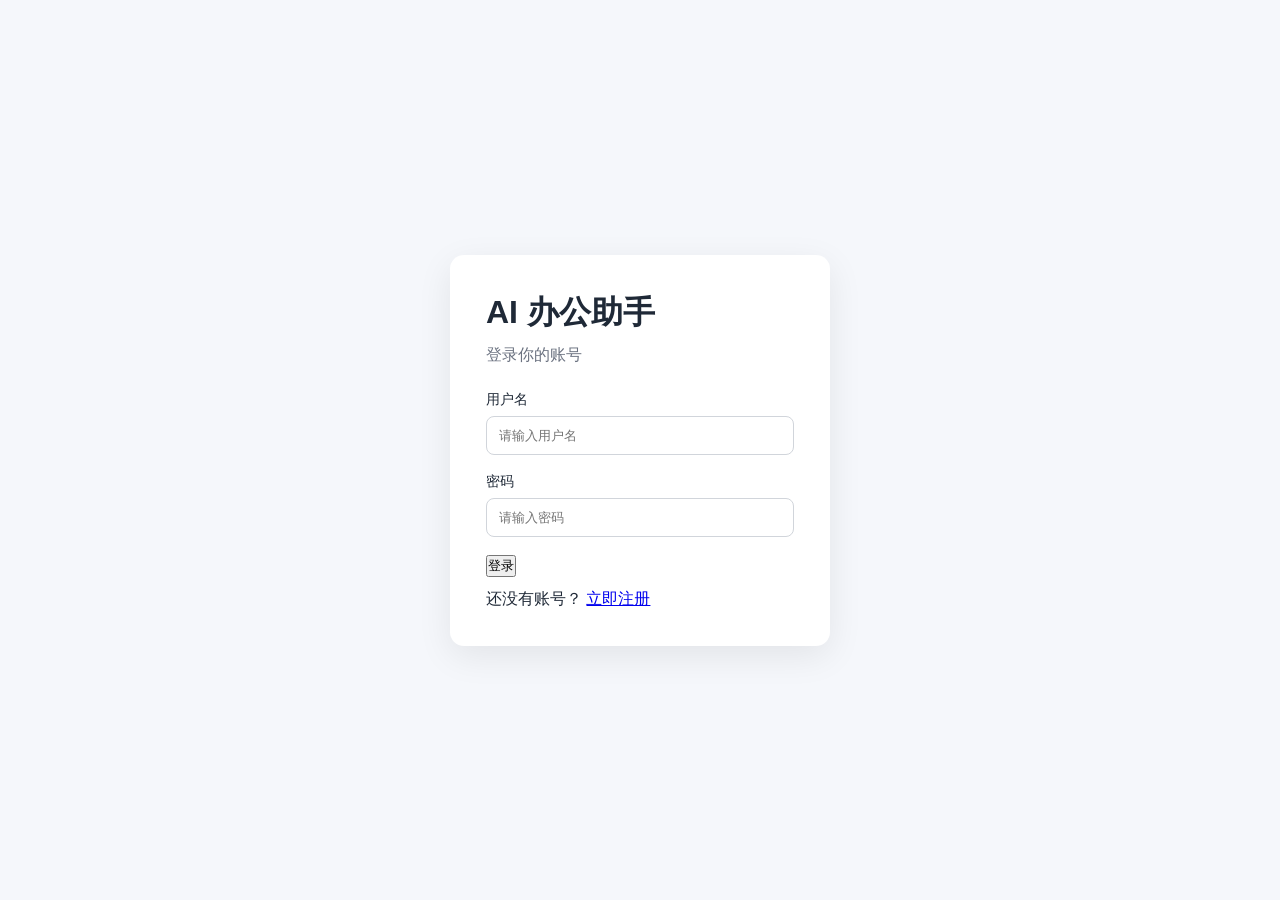
<file: frontend/index.html>
<!DOCTYPE html>
<html lang="zh-CN">
<head>
    <meta charset="UTF-8">
    <meta name="viewport" content="width=device-width, initial-scale=1.0">
    <title>AI Office Agent</title>
    <link rel="stylesheet" href="style.css">
</head>

<body>

<div class="app-layout">

    <!-- 左侧菜单 -->
    <aside class="sidebar">

        <div class="logo">
            <h2>AI Office</h2>
            <p>智能办公助手</p>
        </div>

        <nav class="menu">

            <button
                class="menu-item active"
                data-page="chat"
                onclick="switchPage('chat', this)">
                🤖 AI 办公助手
            </button>

            <button
                class="menu-item"
                data-page="customers"
                onclick="switchPage('customers', this)">
                👥 客户管理
            </button>

            <button
                class="menu-item"
                data-page="todos"
                onclick="switchPage('todos', this)">
                ✅ 待办事项
            </button>

            <button
                class="menu-item"
                data-page="knowledge"
                onclick="switchPage('knowledge', this)">
                📚 知识库
            </button>

            <button
                class="menu-item"
                data-page="logs"
                onclick="switchPage('logs', this)">
                📋 任务记录
            </button>

        </nav>

        <div class="sidebar-bottom">
            <button class="logout-button" onclick="logout()">
                退出登录
            </button>
        </div>

    </aside>


    <!-- 右侧主体 -->
    <main class="main-content">

        <!-- AI聊天 -->
        <section id="chatPage" class="page active-page">

            <div class="page-header">
                <div>
                    <h1>AI 办公助手</h1>
                    <p>通过自然语言完成客户查询、待办管理和知识库问答</p>
                </div>
            </div>

            <div class="chat-container" id="chatContainer">

                <div class="welcome" id="welcome">

                    <h2>你好，我是 AI 办公助手 👋</h2>

                    <p>你可以直接告诉我需要完成什么办公任务。</p>

                    <div class="example-grid">

                        <button onclick="useExample('查询待跟进客户')">
                            查询待跟进客户
                        </button>

                        <button onclick="useExample('创建待办，明天联系张三')">
                            创建待办
                        </button>

                        <button onclick="useExample('查询我的未完成待办')">
                            查询待办
                        </button>

                        <button onclick="useExample('客户连续3次没有回复应该怎么办？')">
                            查询公司规定
                        </button>

                    </div>

                </div>

                <div id="messages" class="messages"></div>

            </div>

            <div class="chat-input-area">

                <textarea
                    id="messageInput"
                    placeholder="输入你的任务，例如：查询待跟进客户"
                    rows="2"></textarea>

                <button id="sendButton" onclick="sendMessage()">
                    发送
                </button>

            </div>

        </section>


        <!-- 客户管理 -->
        <section id="customersPage" class="page">

            <div class="page-header">
                <div>
                    <h1>客户管理</h1>
                    <p>查看当前系统中的客户信息和跟进状态</p>
                </div>

                <button class="refresh-button" onclick="loadCustomers()">
                    刷新
                </button>
            </div>

            <div class="card">

                <div id="customersLoading" class="loading">
                    正在加载客户数据...
                </div>

                <div class="table-wrapper">

                    <table id="customersTable" class="data-table">

                        <thead>
                        <tr>
                            <th>ID</th>
                            <th>客户姓名</th>
                            <th>公司</th>
                            <th>联系电话</th>
                            <th>跟进状态</th>
                            <th>创建时间</th>
                        </tr>
                        </thead>

                        <tbody id="customersBody"></tbody>

                    </table>

                </div>

            </div>

        </section>


        <!-- 待办事项 -->
        <section id="todosPage" class="page">

            <div class="page-header">

                <div>
                    <h1>待办事项</h1>
                    <p>查看当前登录账号的个人待办</p>
                </div>

                <button class="refresh-button" onclick="loadTodos()">
                    刷新
                </button>

            </div>

            <div id="todosLoading" class="loading">
                正在加载待办...
            </div>

            <div id="todoList" class="todo-list"></div>

        </section>


        <!-- 知识库 -->
        <section id="knowledgePage" class="page">

            <div class="page-header">

                <div>
                    <h1>企业知识库</h1>
                    <p>基于 RAG 检索公司业务规范</p>
                </div>

            </div>

            <div class="knowledge-layout">

                <div class="card">

                    <h3>📚 当前知识库</h3>

                    <p>
                        当前已接入公司客户跟进管理规范，
                        系统使用 Embedding + Chroma
                        进行向量检索。
                    </p>

                    <div class="knowledge-tags">
                        <span>客户跟进</span>
                        <span>客户状态</span>
                        <span>业务规范</span>
                        <span>信息安全</span>
                    </div>

                </div>


                <div class="card">

                    <h3>🤖 RAG 知识问答</h3>

                    <p class="small-text">
                        输入公司规定相关问题，AI 会从知识库检索相关内容后回答。
                    </p>

                    <textarea
                        id="knowledgeInput"
                        class="knowledge-input"
                        placeholder="例如：新客户多久需要第一次跟进？"></textarea>

                    <button
                        id="knowledgeButton"
                        class="primary-button"
                        onclick="askKnowledge()">
                        查询知识库
                    </button>

                    <div
                        id="knowledgeAnswer"
                        class="knowledge-answer">
                        查询结果会显示在这里。
                    </div>

                </div>

            </div>

        </section>


        <!-- 任务记录 -->
        <section id="logsPage" class="page">

            <div class="page-header">

                <div>
                    <h1>任务记录</h1>
                    <p>查看 AI Agent 的历史执行记录</p>
                </div>

                <button class="refresh-button" onclick="loadTaskLogs()">
                    刷新
                </button>

            </div>

            <div id="logsLoading" class="loading">
                正在加载任务记录...
            </div>

            <div id="taskLogList" class="task-log-list"></div>

        </section>

    </main>

</div>

<script src="app.js"></script>

</body>
</html>
</file>
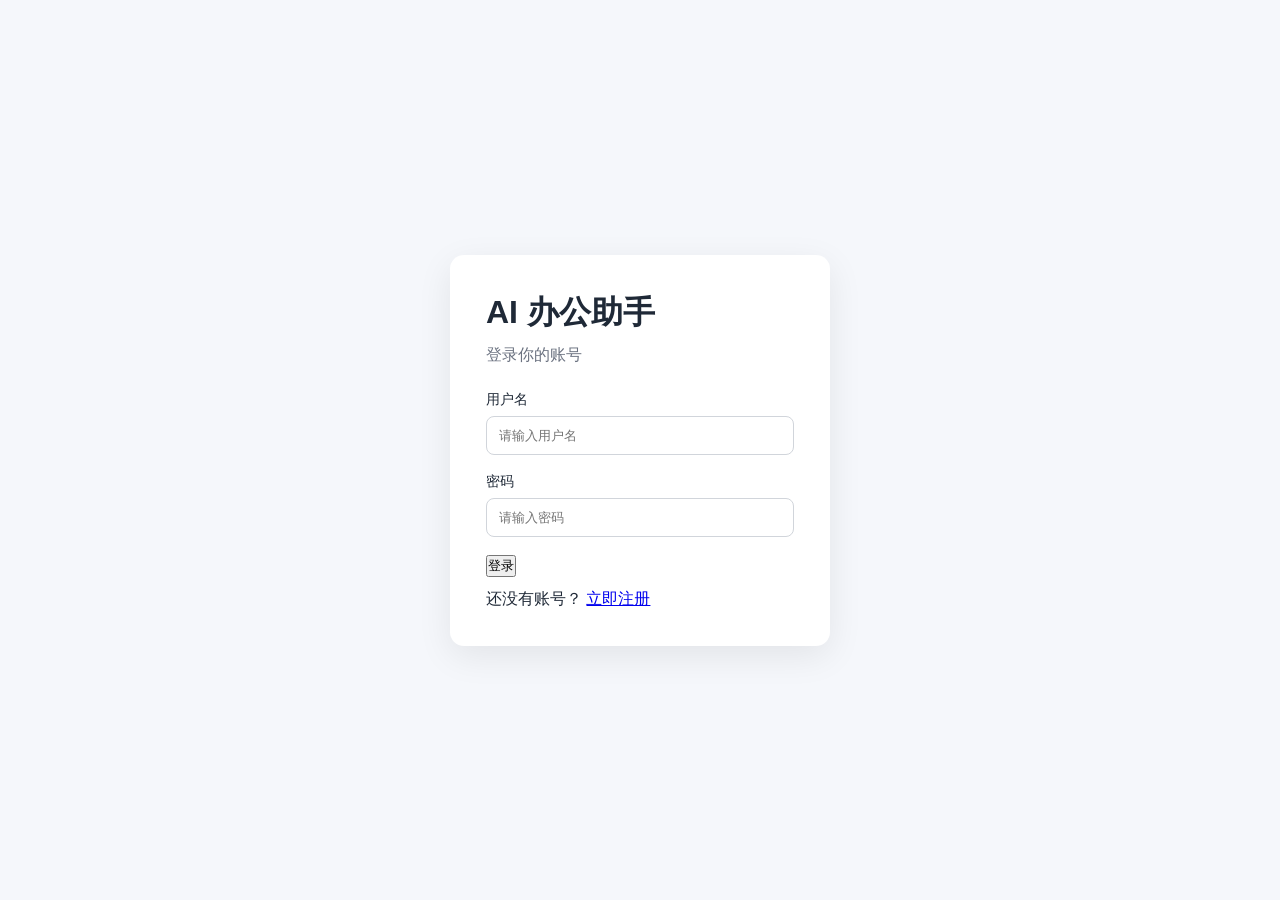
<file: frontend/login.html>
<!DOCTYPE html>
<html lang="zh-CN">

<head>
    <meta charset="UTF-8">
    <title>登录 - AI 办公助手</title>
    <link rel="stylesheet" href="style.css">
</head>

<body>

<div class="auth-page">

    <div class="auth-card">

        <h1>AI 办公助手</h1>

        <p class="subtitle">
            登录你的账号
        </p>

        <form id="loginForm">

            <div class="form-group">
                <label>用户名</label>
                <input
                    id="username"
                    type="text"
                    placeholder="请输入用户名"
                    required
                >
            </div>

            <div class="form-group">
                <label>密码</label>
                <input
                    id="password"
                    type="password"
                    placeholder="请输入密码"
                    required
                >
            </div>

            <button
                class="primary-btn"
                type="submit"
            >
                登录
            </button>

        </form>

        <div
            id="errorMessage"
            class="error-message"
        ></div>

        <div class="switch-page">
            还没有账号？
            <a href="register.html">立即注册</a>
        </div>

    </div>

</div>

<script src="app.js"></script>

</body>
</html>
</file>
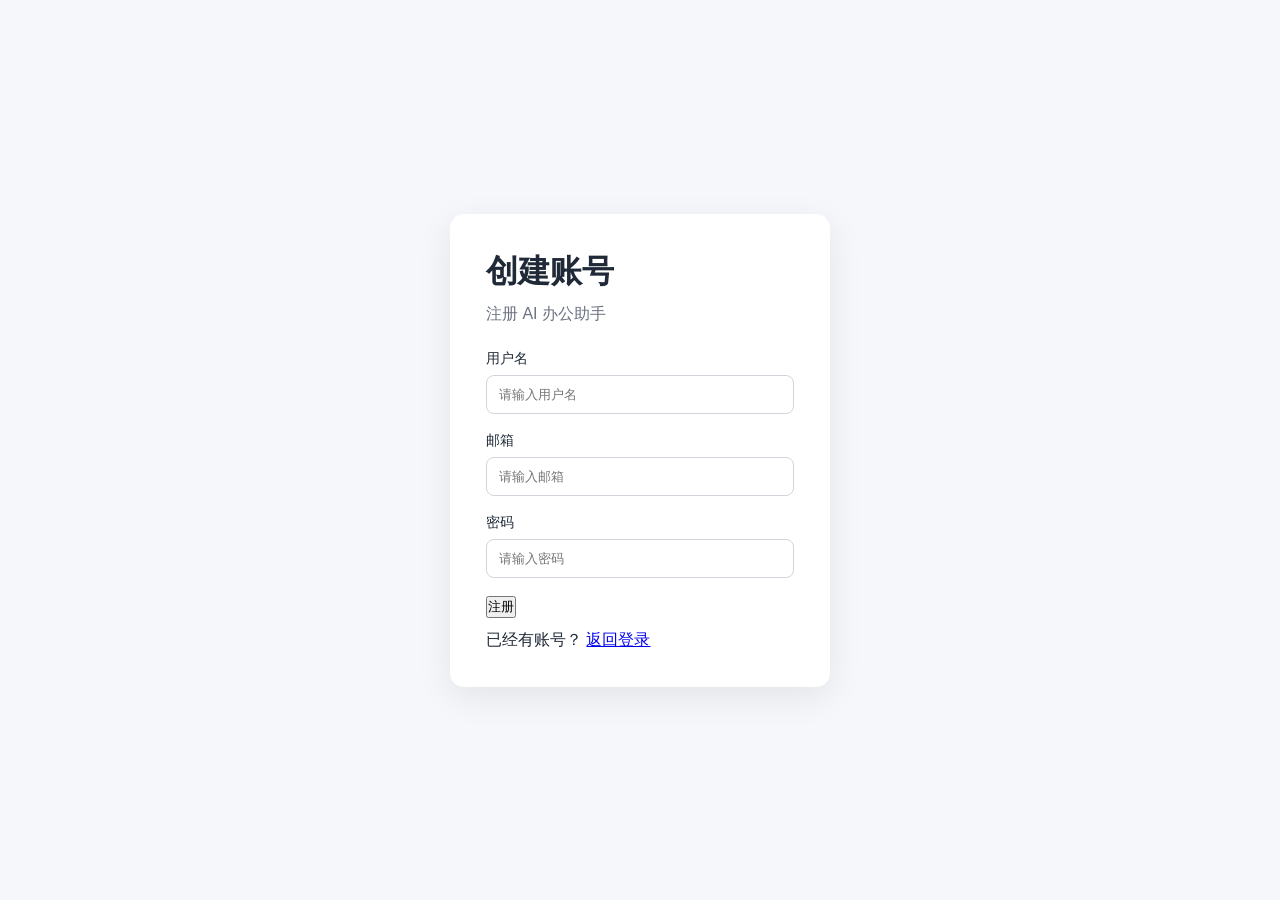
<file: frontend/register.html>
<!DOCTYPE html>
<html lang="zh-CN">

<head>
    <meta charset="UTF-8">
    <title>注册 - AI 办公助手</title>
    <link rel="stylesheet" href="style.css">
</head>

<body>

<div class="auth-page">

    <div class="auth-card">

        <h1>创建账号</h1>

        <p class="subtitle">
            注册 AI 办公助手
        </p>

        <form id="registerForm">

            <div class="form-group">
                <label>用户名</label>
                <input
                    id="username"
                    type="text"
                    placeholder="请输入用户名"
                    required
                >
            </div>

            <div class="form-group">
                <label>邮箱</label>
                <input
                    id="email"
                    type="email"
                    placeholder="请输入邮箱"
                    required
                >
            </div>

            <div class="form-group">
                <label>密码</label>
                <input
                    id="password"
                    type="password"
                    placeholder="请输入密码"
                    required
                >
            </div>

            <button
                class="primary-btn"
                type="submit"
            >
                注册
            </button>

        </form>

        <div
            id="errorMessage"
            class="error-message"
        ></div>

        <div class="switch-page">
            已经有账号？
            <a href="login.html">返回登录</a>
        </div>

    </div>

</div>

<script src="app.js"></script>

</body>
</html>
</file>
<file: frontend/style.css>
* {
    box-sizing: border-box;
    margin: 0;
    padding: 0;
}

body {
    font-family:
        "Microsoft YaHei",
        Arial,
        sans-serif;

    background: #f5f7fb;
    color: #1f2937;
}


/* =========================
   登录 / 注册
========================= */

.auth-page {
    min-height: 100vh;
    display: flex;
    align-items: center;
    justify-content: center;
    background: #f5f7fb;
}

.auth-card {
    width: 380px;
    background: white;
    padding: 36px;
    border-radius: 14px;
    box-shadow: 0 10px 35px rgba(0, 0, 0, 0.08);
}

.auth-card h1 {
    margin-bottom: 10px;
}

.auth-card p {
    color: #6b7280;
    margin-bottom: 25px;
}

.form-group {
    margin-bottom: 18px;
}

.form-group label {
    display: block;
    margin-bottom: 7px;
    font-size: 14px;
}

.form-group input {
    width: 100%;
    padding: 11px 12px;
    border: 1px solid #d1d5db;
    border-radius: 8px;
    outline: none;
}

.form-group input:focus {
    border-color: #4f7cff;
}

.auth-button {
    width: 100%;
    padding: 11px;
    border: none;
    border-radius: 8px;
    background: #4f7cff;
    color: white;
    cursor: pointer;
    font-size: 15px;
}

.auth-footer {
    margin-top: 18px;
    text-align: center;
    font-size: 14px;
}

.error-message {
    margin-top: 12px;
    color: #dc2626;
    font-size: 14px;
}


/* =========================
   主布局
========================= */

.app-layout {
    display: flex;
    height: 100vh;
    overflow: hidden;
}


/* =========================
   左侧菜单
========================= */

.sidebar {
    width: 240px;
    min-width: 240px;
    background: #1f2937;
    color: white;

    display: flex;
    flex-direction: column;
}

.logo {
    padding: 28px 24px;
    border-bottom: 1px solid #374151;
}

.logo h2 {
    font-size: 22px;
    margin-bottom: 5px;
}

.logo p {
    color: #9ca3af;
    font-size: 13px;
}

.menu {
    flex: 1;
    padding: 20px 12px;
}

.menu-item {
    display: block;
    width: 100%;

    border: none;
    background: transparent;

    color: #d1d5db;

    text-align: left;

    padding: 13px 16px;
    margin-bottom: 7px;

    border-radius: 8px;

    cursor: pointer;
    font-size: 15px;
}

.menu-item:hover {
    background: #374151;
    color: white;
}

.menu-item.active {
    background: #4f7cff;
    color: white;
}

.sidebar-bottom {
    padding: 18px;
    border-top: 1px solid #374151;
}

.logout-button {
    width: 100%;
    padding: 10px;

    border: 1px solid #4b5563;
    border-radius: 8px;

    background: transparent;
    color: #d1d5db;

    cursor: pointer;
}

.logout-button:hover {
    background: #374151;
}


/* =========================
   页面
========================= */

.main-content {
    flex: 1;
    min-width: 0;
    height: 100vh;
    overflow: hidden;
}

.page {
    display: none;
    height: 100%;
    padding: 28px;
    overflow-y: auto;
}

.page.active-page {
    display: flex;
    flex-direction: column;
}

.page-header {
    display: flex;
    justify-content: space-between;
    align-items: center;

    margin-bottom: 24px;
}

.page-header h1 {
    font-size: 26px;
    margin-bottom: 5px;
}

.page-header p {
    color: #6b7280;
    font-size: 14px;
}


/* =========================
   通用卡片
========================= */

.card {
    background: white;
    padding: 24px;

    border-radius: 12px;

    box-shadow:
        0 2px 10px rgba(0, 0, 0, 0.05);
}

.card h3 {
    margin-bottom: 14px;
}

.card p {
    line-height: 1.8;
    color: #4b5563;
}

.refresh-button,
.primary-button {
    border: none;
    border-radius: 8px;

    background: #4f7cff;
    color: white;

    padding: 10px 18px;

    cursor: pointer;
}

.refresh-button:hover,
.primary-button:hover {
    opacity: 0.9;
}


/* =========================
   AI聊天
========================= */

#chatPage {
    padding-bottom: 0;
}

.chat-container {
    flex: 1;
    overflow-y: auto;

    background: white;

    border-radius: 12px;

    padding: 25px;

    box-shadow:
        0 2px 10px rgba(0, 0, 0, 0.05);
}

.welcome {
    text-align: center;
    padding: 60px 20px;
}

.welcome h2 {
    margin-bottom: 10px;
}

.welcome p {
    color: #6b7280;
    margin-bottom: 30px;
}

.example-grid {
    display: grid;

    grid-template-columns:
        repeat(2, minmax(180px, 260px));

    justify-content: center;

    gap: 12px;
}

.example-grid button {
    padding: 14px;

    border: 1px solid #e5e7eb;
    border-radius: 9px;

    background: #f9fafb;

    cursor: pointer;
}

.example-grid button:hover {
    border-color: #4f7cff;
}

.messages {
    display: flex;
    flex-direction: column;
    gap: 15px;
}

.message {
    display: flex;
}

.message.user {
    justify-content: flex-end;
}

.message.ai {
    justify-content: flex-start;
}

.message-content {
    max-width: 70%;

    padding: 12px 16px;

    border-radius: 12px;

    line-height: 1.6;

    white-space: pre-wrap;
}

.message.user .message-content {
    background: #4f7cff;
    color: white;
}

.message.ai .message-content {
    background: #f3f4f6;
}

.chat-input-area {
    display: flex;
    gap: 12px;

    padding: 18px 0;
}

.chat-input-area textarea {
    flex: 1;

    resize: none;

    padding: 12px;

    border: 1px solid #d1d5db;
    border-radius: 9px;

    outline: none;

    font-family: inherit;
}

.chat-input-area textarea:focus {
    border-color: #4f7cff;
}

.chat-input-area button {
    width: 90px;

    border: none;
    border-radius: 9px;

    background: #4f7cff;
    color: white;

    cursor: pointer;
}


/* =========================
   表格
========================= */

.table-wrapper {
    overflow-x: auto;
}

.data-table {
    width: 100%;

    border-collapse: collapse;
}

.data-table th,
.data-table td {
    padding: 14px 12px;

    text-align: left;

    border-bottom: 1px solid #e5e7eb;

    font-size: 14px;
}

.data-table th {
    background: #f9fafb;
    color: #374151;
}

.data-table tbody tr:hover {
    background: #f9fafb;
}


/* =========================
   状态
========================= */

.status {
    display: inline-block;

    padding: 5px 10px;

    border-radius: 20px;

    font-size: 12px;

    background: #eef2ff;
    color: #4338ca;
}

.status-success {
    background: #ecfdf5;
    color: #047857;
}

.status-warning {
    background: #fff7ed;
    color: #c2410c;
}


/* =========================
   待办
========================= */

.todo-list {
    display: grid;
    gap: 14px;
}

.todo-card {
    background: white;

    padding: 18px 20px;

    border-radius: 10px;

    box-shadow:
        0 2px 8px rgba(0, 0, 0, 0.05);

    display: flex;
    justify-content: space-between;
    align-items: center;
}

.todo-card h3 {
    font-size: 16px;
    margin-bottom: 7px;
}

.todo-card p {
    color: #9ca3af;
    font-size: 13px;
}


/* =========================
   知识库
========================= */

.knowledge-layout {
    display: grid;
    grid-template-columns: 1fr 1fr;
    gap: 20px;
}

.knowledge-tags {
    display: flex;
    flex-wrap: wrap;

    gap: 8px;

    margin-top: 20px;
}

.knowledge-tags span {
    background: #eef2ff;
    color: #4338ca;

    padding: 7px 12px;

    border-radius: 20px;

    font-size: 13px;
}

.small-text {
    font-size: 14px;
}

.knowledge-input {
    width: 100%;

    min-height: 100px;

    margin: 16px 0;

    padding: 12px;

    resize: vertical;

    border: 1px solid #d1d5db;
    border-radius: 8px;

    font-family: inherit;

    outline: none;
}

.knowledge-input:focus {
    border-color: #4f7cff;
}

.knowledge-answer {
    margin-top: 18px;

    padding: 16px;

    min-height: 70px;

    background: #f9fafb;

    border-radius: 8px;

    line-height: 1.7;

    white-space: pre-wrap;
}


/* =========================
   任务日志
========================= */

.task-log-list {
    display: grid;
    gap: 16px;
}

.log-card {
    background: white;

    padding: 20px;

    border-radius: 12px;

    box-shadow:
        0 2px 8px rgba(0, 0, 0, 0.05);
}

.log-header {
    display: flex;
    justify-content: space-between;

    gap: 20px;

    margin-bottom: 15px;
}

.log-time {
    color: #9ca3af;
    font-size: 13px;
}

.log-row {
    margin-top: 10px;

    line-height: 1.6;

    font-size: 14px;
}

.log-label {
    color: #6b7280;
    font-weight: bold;
}

.log-result {
    margin-top: 8px;

    background: #f9fafb;

    padding: 12px;

    border-radius: 8px;

    white-space: pre-wrap;
    word-break: break-word;
}


/* =========================
   加载 / 空数据
========================= */

.loading,
.empty {
    padding: 25px;

    text-align: center;

    color: #9ca3af;
}


/* =========================
   响应式
========================= */

@media (max-width: 900px) {

    .sidebar {
        width: 190px;
        min-width: 190px;
    }

    .knowledge-layout {
        grid-template-columns: 1fr;
    }

    .example-grid {
        grid-template-columns: 1fr;
    }

}
</file>
